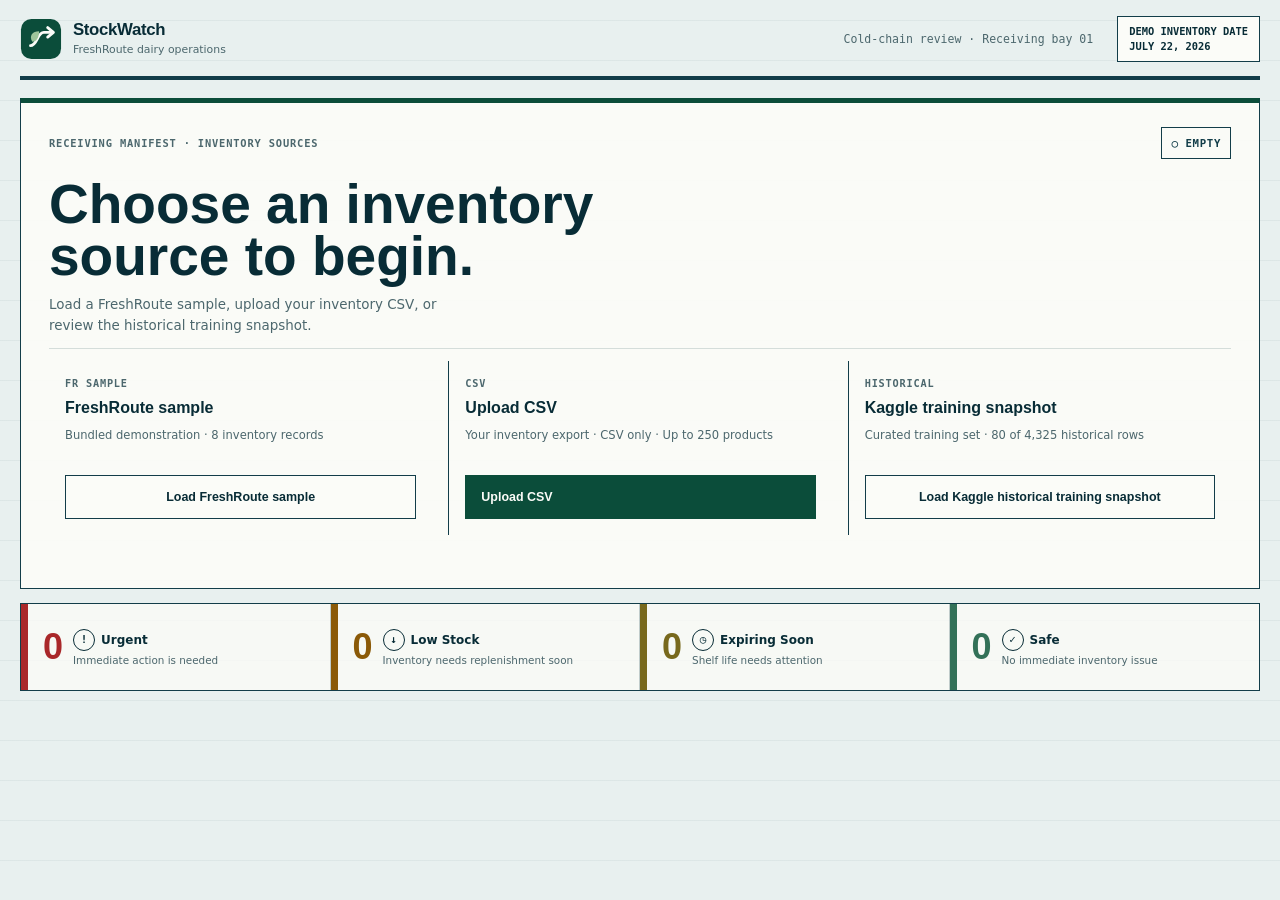
<file: index.html>
<!doctype html>
<html lang="en">
  <head>
    <meta charset="UTF-8" />
    <meta name="viewport" content="width=device-width, initial-scale=1.0" />
    <meta name="description" content="StockWatch inventory attention dashboard" />
    <title>StockWatch</title>
    <link rel="stylesheet" href="styles.css" />
  </head>
  <body>
    <header class="site-header">
      <div class="brand-lockup" aria-label="StockWatch by FreshRoute">
        <svg
          class="brand-mark"
          viewBox="0 0 44 44"
          aria-hidden="true"
          focusable="false"
        >
          <rect x="1" y="1" width="42" height="42" rx="11"></rect>
          <path
            class="brand-route"
            d="M11 29c7 0 7-14 14-14h8"
          ></path>
          <path class="brand-arrow" d="m29 10 6 5-6 5"></path>
          <path
            class="brand-leaf"
            d="M13 25c-4-6 0-11 7-11 0 7-3 11-7 11Z"
          ></path>
        </svg>
        <span class="brand-copy">
          <strong>StockWatch</strong>
          <span>FreshRoute dairy operations</span>
        </span>
      </div>
      <p class="dock-meta">Cold-chain review · Receiving bay 01</p>
      <p class="demo-date">
        <span>Demo inventory date</span>
        <time datetime="2026-07-22">July 22, 2026</time>
      </p>
    </header>

    <main
      class="dashboard"
      id="app"
      aria-busy="true"
    ></main>

    <script type="module" src="script.js"></script>
  </body>
</html>
</file>
<file: styles.css>
:root {
  color-scheme: light;
  --chiller-blue: #123d49;
  --deep-blue: #082c36;
  --freshroute-green: #0b4d3a;
  --freshroute-leaf: #9ec59b;
  --ice-paper: #e8f0ef;
  --milk-white: #fbfcf8;
  --steel: #4c676d;
  --line: #9fb0af;
  --line-soft: #c8d4d2;
  --signal-red: #d9413e;
  --signal-red-dark: #a9282a;
  --signal-red-soft: #fff2ed;
  --warning: #8b5a08;
  --warning-soft: #fff3dc;
  --soon: #78691d;
  --soon-soft: #f8f3d6;
  --safe: #337158;
  --safe-soft: #e7f1eb;
  font-family: "Segoe UI", Aptos, system-ui, sans-serif;
  font-synthesis: none;
  color: var(--deep-blue);
  background: var(--ice-paper);
}

* {
  box-sizing: border-box;
}

body {
  min-height: 100vh;
  margin: 0;
  background:
    repeating-linear-gradient(
      0deg,
      transparent 0 39px,
      rgb(18 61 73 / 0.055) 39px 40px
    ),
    var(--ice-paper);
}

svg {
  display: block;
}

h1,
h2,
h3,
p {
  margin-top: 0;
}

h1,
h2,
h3 {
  font-family: "Bahnschrift SemiCondensed", "Arial Narrow", sans-serif;
  text-wrap: balance;
}

.site-header,
.dashboard {
  width: min(1280px, calc(100% - 40px));
  margin-inline: auto;
}

.site-header {
  display: grid;
  grid-template-columns: 1fr auto auto;
  gap: 24px;
  align-items: center;
  padding: 16px 0 14px;
  border-bottom: 4px solid var(--chiller-blue);
}

.brand-lockup {
  display: inline-flex;
  align-items: center;
  gap: 11px;
  width: fit-content;
}

.brand-mark {
  flex: 0 0 auto;
  width: 42px;
  height: 42px;
}

.brand-mark rect {
  fill: var(--freshroute-green);
}

.brand-route,
.brand-arrow {
  fill: none;
  stroke: var(--milk-white);
  stroke-width: 3;
  stroke-linecap: round;
  stroke-linejoin: round;
}

.brand-leaf {
  fill: var(--freshroute-leaf);
}

.brand-copy,
.brand-copy strong,
.brand-copy > span {
  display: block;
}

.brand-copy strong {
  font: 760 1.05rem/1 "Bahnschrift", "Segoe UI", sans-serif;
  letter-spacing: -0.02em;
}

.brand-copy > span {
  margin-top: 4px;
  color: var(--steel);
  font-size: 0.68rem;
}

.dock-meta,
.demo-date,
.eyebrow,
.case-id,
.card-kicker,
.signal-code,
.inventory-facts dt {
  font-family: "Cascadia Mono", Consolas, monospace;
}

.dock-meta {
  margin: 0;
  color: var(--steel);
  font-size: 0.72rem;
}

.demo-date {
  margin: 0;
  padding: 8px 11px;
  border: 1px solid var(--chiller-blue);
  background: var(--milk-white);
  font-size: 0.65rem;
  font-weight: 700;
  line-height: 1.25;
  text-transform: uppercase;
}

.demo-date span,
.demo-date time {
  display: block;
}

.demo-date time {
  margin-top: 2px;
}

.dashboard {
  padding: 18px 0 72px;
}

.priority-rail {
  display: grid;
  grid-template-columns: repeat(4, minmax(0, 1fr));
  border: 1px solid var(--chiller-blue);
  background: rgb(251 252 248 / 0.78);
}

.rail-item {
  position: relative;
  display: grid;
  grid-template-columns: auto 1fr;
  grid-template-rows: auto auto;
  gap: 3px 10px;
  min-width: 0;
  min-height: 86px;
  align-content: center;
  padding: 13px 15px 12px 22px;
  border-right: 1px solid rgb(18 61 73 / 0.24);
}

.rail-item:last-child {
  border-right: 0;
}

.rail-signal {
  position: absolute;
  inset: 0 auto 0 0;
  width: 7px;
  background: currentColor;
}

.rail-item > strong {
  align-self: center;
  grid-row: 1 / span 2;
  font: 760 2.25rem/1 "Bahnschrift SemiCondensed", "Arial Narrow", sans-serif;
}

.rail-status {
  display: flex;
  align-items: center;
  gap: 6px;
  align-self: end;
  color: var(--deep-blue);
  font-size: 0.75rem;
  font-weight: 750;
}

.rail-item small {
  align-self: start;
  overflow-wrap: anywhere;
  color: var(--steel);
  font-size: 0.65rem;
}

.status-icon {
  display: inline-grid;
  flex: 0 0 22px;
  width: 22px;
  height: 22px;
  place-items: center;
  border: 1px solid currentColor;
  border-radius: 50%;
  font-family: "Cascadia Mono", Consolas, monospace;
  font-size: 0.68rem;
  font-weight: 800;
  line-height: 1;
}

.status-urgent {
  color: var(--signal-red-dark);
}

.status-low-stock {
  color: var(--warning);
}

.status-expiring-soon {
  color: var(--soon);
}

.status-safe {
  color: var(--safe);
}

.board-hero {
  display: grid;
  grid-template-columns: minmax(0, 1.1fr) minmax(330px, 0.9fr);
  gap: 36px;
  align-items: center;
  min-height: 300px;
  margin-top: 14px;
  padding: 32px 38px;
  overflow: hidden;
  color: var(--milk-white);
  background: var(--chiller-blue);
}

.hero-message {
  min-width: 0;
}

.eyebrow,
.card-kicker {
  margin-bottom: 7px;
  color: var(--steel);
  font-size: 0.62rem;
  font-weight: 700;
  letter-spacing: 0.09em;
  text-transform: uppercase;
}

.board-hero .eyebrow {
  color: #d3e1df;
}

.board-hero h1 {
  max-width: 13ch;
  margin-bottom: 20px;
  font-size: clamp(3rem, 5.3vw, 5.25rem);
  font-weight: 740;
  letter-spacing: -0.035em;
  line-height: 0.9;
}

.hero-brief {
  max-width: 47ch;
  margin: 0;
  padding-left: 14px;
  border-left: 5px solid var(--signal-red);
  color: #d8e5e3;
  font-size: 0.84rem;
  line-height: 1.5;
}

.hero-brief strong {
  display: block;
  margin-bottom: 3px;
  color: #fff;
  font: 740 1.08rem/1.2 "Bahnschrift", "Segoe UI", sans-serif;
}

.freshroute-hero-brand {
  display: grid;
  justify-items: center;
  color: var(--freshroute-leaf);
}

.freshroute-hero-mark {
  width: min(11rem, 36vw);
  height: auto;
}

.hero-route,
.hero-arrow {
  fill: none;
  stroke: currentColor;
  stroke-width: 8;
  stroke-linecap: round;
  stroke-linejoin: round;
}

.hero-leaf {
  fill: currentColor;
}

.freshroute-hero-brand > span {
  margin-top: -8px;
  font: 760 clamp(2.7rem, 5vw, 4.9rem)/0.9 "Bahnschrift SemiCondensed", "Arial Narrow", sans-serif;
  letter-spacing: -0.045em;
}

.urgent-board {
  margin-top: 14px;
  border: 1px solid var(--chiller-blue);
  background: rgb(251 252 248 / 0.82);
}

.urgent-header {
  display: grid;
  grid-template-columns: auto 1fr auto;
  gap: 12px;
  align-items: center;
  min-height: 48px;
  padding: 9px 14px;
  color: #fff;
  background: var(--signal-red-dark);
}

.signal-code {
  padding: 4px 6px;
  border: 1px solid rgb(255 255 255 / 0.78);
  font-size: 0.6rem;
}

.urgent-header h2 {
  margin: 0;
  font-size: 1.35rem;
  font-weight: 730;
  line-height: 1;
}

.urgent-header p {
  margin: 0;
  font-family: "Cascadia Mono", Consolas, monospace;
  font-size: 0.62rem;
  font-weight: 650;
  letter-spacing: 0.04em;
}

.urgent-grid {
  display: grid;
  grid-template-columns: repeat(2, minmax(0, 1fr));
}

.product-card {
  min-width: 0;
  padding: 18px;
  color: var(--deep-blue);
  background: rgb(251 252 248 / 0.9);
}

.urgent-grid .product-card {
  border-right: 1px solid rgb(18 61 73 / 0.2);
  border-bottom: 1px solid rgb(18 61 73 / 0.2);
}

.urgent-grid .product-card:nth-child(2n) {
  border-right: 0;
}

.urgent-grid .product-card:nth-last-child(-n + 2) {
  border-bottom: 0;
}

.case-topline {
  display: flex;
  align-items: start;
  justify-content: space-between;
  gap: 12px;
}

.case-id {
  margin: 0;
  color: var(--steel);
  font-size: 0.59rem;
  letter-spacing: 0.03em;
}

.pressure-tag,
.status-label {
  flex: 0 0 auto;
  white-space: nowrap;
}

.pressure-tag {
  padding: 6px 8px;
  color: var(--signal-red-dark);
  border: 1px solid var(--signal-red);
  background: var(--signal-red-soft);
  font: 700 0.62rem/1 "Cascadia Mono", Consolas, monospace;
}

.status-label {
  display: inline-flex;
  align-items: center;
  gap: 6px;
  padding: 4px 7px;
  border: 1px solid currentColor;
  font-size: 0.66rem;
  font-weight: 750;
}

.status-label.status-low-stock {
  background: var(--warning-soft);
}

.status-label.status-expiring-soon {
  background: var(--soon-soft);
}

.status-label.status-safe {
  background: var(--safe-soft);
}

.product-card h3 {
  margin: 10px 0 4px;
  font-size: 1.52rem;
  font-weight: 730;
  letter-spacing: -0.02em;
  line-height: 1;
}

.product-category {
  margin-bottom: 12px;
  color: var(--steel);
  font-size: 0.71rem;
}

.inventory-facts {
  display: grid;
  grid-template-columns: repeat(3, minmax(0, 1fr));
  gap: 6px;
  margin: 0;
}

.inventory-facts div {
  min-width: 0;
  padding-top: 8px;
  border-top: 3px solid var(--line-soft);
}

.inventory-facts .critical-fact {
  border-top-color: currentColor;
}

.inventory-facts dt {
  margin-bottom: 3px;
  color: var(--steel);
  font-size: 0.54rem;
  letter-spacing: 0.03em;
  text-transform: uppercase;
}

.inventory-facts dd {
  margin: 0;
  overflow-wrap: anywhere;
  font: 720 0.82rem/1.3 "Bahnschrift", "Segoe UI", sans-serif;
}

.reason-block {
  margin-top: 12px;
  padding-top: 10px;
  border-top: 1px dashed rgb(18 61 73 / 0.3);
}

.card-kicker {
  margin-bottom: 5px;
}

.reason-list {
  display: flex;
  flex-wrap: wrap;
  gap: 3px 18px;
  margin: 0;
  padding-left: 16px;
  color: #365b63;
  font-size: 0.71rem;
  line-height: 1.4;
}

.reason-safe {
  margin: 0;
  color: #365b63;
  font-size: 0.71rem;
}

.recommended-action {
  display: flex;
  justify-content: space-between;
  gap: 12px;
  margin: 12px 0 0;
  padding-top: 10px;
  border-top: 1px solid rgb(18 61 73 / 0.14);
  color: var(--steel);
  font-size: 0.7rem;
}

.recommended-action strong {
  color: currentColor;
  font-size: 0.72rem;
}

.product-card.status-urgent .recommended-action {
  color: var(--signal-red-dark);
}

.secondary-board {
  display: grid;
  grid-template-columns: repeat(3, minmax(0, 1fr));
  gap: 10px;
  margin-top: 12px;
}

.status-lane {
  min-width: 0;
  border: 1px solid rgb(18 61 73 / 0.42);
  border-top: 5px solid currentColor;
  background: rgb(251 252 248 / 0.72);
}

.lane-header {
  display: flex;
  align-items: end;
  justify-content: space-between;
  gap: 14px;
  padding: 13px 14px 8px;
}

.lane-header .eyebrow {
  margin-bottom: 4px;
}

.lane-header h2 {
  margin: 0;
  color: var(--deep-blue);
  font-size: 1.12rem;
}

.lane-header > strong {
  font: 760 1.8rem/1 "Bahnschrift SemiCondensed", "Arial Narrow", sans-serif;
}

.lane-description {
  margin: 0;
  padding: 0 14px 11px;
  color: var(--steel);
  font-size: 0.68rem;
}

.lane-products {
  border-top: 1px solid rgb(18 61 73 / 0.16);
}

.lane-products .product-card + .product-card {
  border-top: 1px solid rgb(18 61 73 / 0.16);
}

.secondary-board .product-card {
  padding: 14px;
  background: rgb(251 252 248 / 0.64);
}

.secondary-board .product-card h3 {
  font-size: 1.1rem;
}

.secondary-board .inventory-facts {
  grid-template-columns: repeat(2, minmax(0, 1fr));
}

.workspace-skeleton {
  display: grid;
  gap: 14px;
}

.skeleton {
  display: block;
  border: 1px solid var(--line);
  background: linear-gradient(
    90deg,
    #d7e2e0 25%,
    #f2f6f4 50%,
    #d7e2e0 75%
  );
  background-size: 200% 100%;
  animation: loading 1.35s ease-in-out infinite;
}

.skeleton-rail,
.skeleton-card-grid {
  display: grid;
  grid-template-columns: repeat(4, minmax(0, 1fr));
  gap: 10px;
}

.rail-placeholder {
  height: 86px;
}

.hero-placeholder {
  height: 300px;
  background-color: var(--chiller-blue);
}

.board-heading-placeholder {
  height: 48px;
}

.card-placeholder {
  height: 300px;
}

.workspace-error {
  display: grid;
  grid-template-columns: auto 1fr;
  gap: 18px;
  align-items: start;
  margin-top: 28px;
  padding: 28px;
  border: 1px solid var(--chiller-blue);
  background: var(--milk-white);
}

.workspace-error h1 {
  margin-bottom: 8px;
  font-size: clamp(2.1rem, 5vw, 3.7rem);
  line-height: 0.95;
}

.workspace-error p:last-child {
  margin-bottom: 0;
  color: var(--steel);
  line-height: 1.5;
}

.error-mark {
  display: grid;
  width: 44px;
  height: 44px;
  place-items: center;
  color: #fff;
  background: var(--signal-red-dark);
  font-family: "Cascadia Mono", Consolas, monospace;
  font-weight: 800;
}

@keyframes loading {
  to {
    background-position: -200% 0;
  }
}

@media (max-width: 900px) {
  .site-header {
    grid-template-columns: 1fr auto;
  }

  .dock-meta {
    display: none;
  }

  .board-hero {
    grid-template-columns: minmax(0, 1.15fr) minmax(260px, 0.85fr);
    padding-inline: 28px;
  }

  .urgent-grid,
  .secondary-board {
    grid-template-columns: 1fr;
  }

  .urgent-grid .product-card {
    border-right: 0;
    border-bottom: 1px solid rgb(18 61 73 / 0.2);
  }

  .urgent-grid .product-card:nth-last-child(-n + 2) {
    border-bottom: 1px solid rgb(18 61 73 / 0.2);
  }

  .urgent-grid .product-card:last-child {
    border-bottom: 0;
  }

  .secondary-board .inventory-facts {
    grid-template-columns: repeat(3, minmax(0, 1fr));
  }
}

@media (max-width: 640px) {
  .site-header,
  .dashboard {
    width: min(100% - 20px, 1280px);
  }

  .site-header {
    gap: 10px;
    padding-top: 12px;
  }

  .brand-mark {
    width: 38px;
    height: 38px;
  }

  .brand-copy strong {
    font-size: 0.96rem;
  }

  .brand-copy > span {
    font-size: 0.58rem;
  }

  .demo-date {
    font-size: 0.55rem;
  }

  .dashboard {
    padding-top: 12px;
  }

  .priority-rail {
    grid-template-columns: repeat(4, minmax(0, 1fr));
  }

  .rail-item {
    min-height: 70px;
    grid-template-columns: 1fr;
    grid-template-rows: auto auto;
    gap: 2px;
    padding: 9px 5px 8px 12px;
  }

  .rail-item > strong {
    grid-row: auto;
    font-size: 1.55rem;
  }

  .rail-status {
    align-self: start;
    gap: 3px;
    font-size: 0.54rem;
  }

  .rail-status .status-icon {
    display: none;
  }

  .rail-item small {
    display: none;
  }

  .board-hero {
    grid-template-columns: 1fr;
    gap: 18px;
    min-height: 0;
    padding: 24px 18px 20px;
  }

  .board-hero h1 {
    max-width: 12ch;
    margin-bottom: 16px;
    font-size: clamp(2.75rem, 13vw, 4rem);
  }

  .hero-brief {
    font-size: 0.75rem;
  }

  .freshroute-hero-brand {
    grid-template-columns: auto 1fr;
    gap: 10px;
    justify-self: start;
    align-items: center;
  }

  .freshroute-hero-mark {
    width: 64px;
  }

  .freshroute-hero-brand > span {
    margin-top: 0;
    font-size: 2.45rem;
  }

  .urgent-header {
    grid-template-columns: auto 1fr;
    padding-inline: 10px;
  }

  .urgent-header h2 {
    font-size: 1.12rem;
  }

  .urgent-header p {
    display: none;
  }

  .product-card {
    padding: 15px;
  }

  .case-topline {
    align-items: center;
  }

  .pressure-tag {
    font-size: 0.56rem;
  }

  .product-card h3 {
    font-size: 1.35rem;
  }

  .inventory-facts,
  .secondary-board .inventory-facts {
    grid-template-columns: repeat(2, minmax(0, 1fr));
  }

  .recommended-action {
    display: grid;
    gap: 4px;
  }

  .secondary-board {
    gap: 9px;
  }

  .skeleton-rail {
    grid-template-columns: repeat(4, minmax(0, 1fr));
    gap: 4px;
  }

  .skeleton-card-grid {
    grid-template-columns: 1fr;
  }
}

@media (max-width: 350px) {
  .brand-copy > span {
    display: none;
  }

  .demo-date {
    padding-inline: 7px;
  }

  .rail-item {
    padding-left: 10px;
  }

  .rail-status {
    overflow-wrap: anywhere;
  }

  .case-topline {
    display: block;
  }

  .pressure-tag,
  .status-label {
    display: inline-flex;
    margin-top: 8px;
  }
}

@media (prefers-reduced-motion: reduce) {
  .skeleton {
    animation: none;
  }
}

.visually-hidden {
  position: absolute;
  width: 1px;
  height: 1px;
  padding: 0;
  overflow: hidden;
  clip: rect(0 0 0 0);
  white-space: nowrap;
  border: 0;
}

.manifest-dock {
  position: relative;
  margin-bottom: 14px;
  padding: 24px 28px;
  overflow: hidden;
  border: 1px solid var(--chiller-blue);
  border-top: 5px solid var(--freshroute-green);
  background: rgb(251 252 248 / 0.94);
}

.manifest-dock.is-compact { padding: 14px 18px; }
.manifest-dock.is-checking::before {
  position: absolute; top: 0; left: -28%; width: 28%; height: 2px;
  background: var(--freshroute-leaf); content: ''; animation: manifest-scan 1.15s ease-in-out infinite;
}
.manifest-header, .filename-line, .manifest-actions { display: flex; align-items: center; }
.manifest-header { justify-content: space-between; gap: 16px; }
.manifest-kicker, .file-label, .product-count, .state-seal, .manifest-helper, .error-meta {
  font-family: "Cascadia Mono", Consolas, monospace;
}
.manifest-kicker { margin: 0; color: var(--steel); font-size: .65rem; font-weight: 750; letter-spacing: .08em; }
.state-seal { display: inline-flex; min-height: 32px; align-items: center; gap: 7px; padding: 6px 9px; color: var(--chiller-blue); border: 1px solid currentColor; font-size: .67rem; font-weight: 800; letter-spacing: .06em; }
.state-seal.is-active { color: var(--freshroute-green); background: var(--safe-soft); }
.state-seal.is-hold { color: var(--signal-red-dark); background: var(--signal-red-soft); }
.manifest-empty-layout { display: grid; grid-template-columns: minmax(0, 1.4fr) minmax(220px, .6fr); gap: 28px; align-items: end; margin-top: 28px; }
.active-layout { display: grid; grid-template-columns: minmax(0, 1fr) auto; column-gap: 30px; row-gap: 18px; align-items: center; margin-top: 11px; }
.manifest-title { max-width: 18ch; margin: 0; font-size: clamp(2.25rem, 4.3vw, 4rem); line-height: .94; }
.manifest-copy { max-width: 48ch; margin: 13px 0 0; color: var(--steel); font-size: .84rem; line-height: 1.5; }
.manifest-actions { gap: 10px; justify-content: end; }
.manifest-empty-layout .manifest-actions { display: grid; justify-content: stretch; }
.manifest-helper { margin: 9px 0 0; color: var(--steel); font-size: .64rem; line-height: 1.45; }
.action-button { display: inline-grid; min-height: 44px; align-items: center; padding: 10px 15px; border: 1px solid transparent; border-radius: 0; font: 750 .78rem/1 "Bahnschrift", "Segoe UI", sans-serif; cursor: pointer; }
.action-button.primary { color: var(--milk-white); border-color: var(--freshroute-green); background: var(--freshroute-green); }
.action-button.secondary { color: var(--deep-blue); border-color: var(--chiller-blue); background: var(--milk-white); }
.action-button.tertiary { color: var(--deep-blue); background: transparent; }
.action-button:focus-visible { outline: 3px solid var(--deep-blue); outline-offset: 3px; box-shadow: 0 0 0 5px var(--milk-white); }
.action-button:disabled, .action-button[aria-disabled="true"] { cursor: wait; opacity: .58; }
.active-file { min-width: 0; }.file-label { display: block; margin-bottom: 4px; color: var(--steel); font-size: .58rem; font-weight: 750; letter-spacing: .07em; }
.filename-line { min-width: 0; gap: 9px; flex-wrap: wrap; }.filename { min-width: 0; overflow-wrap: anywhere; font: 750 1rem/1.25 "Cascadia Mono", Consolas, monospace; }
.product-count { padding: 4px 7px; color: var(--freshroute-green); border: 1px solid currentColor; background: var(--safe-soft); font-size: .62rem; font-weight: 750; }
.import-status { min-height: 1.35em; margin: 12px 0 0; color: var(--steel); font-size: .76rem; font-weight: 650; line-height: 1.4; }.active-layout + .import-status { padding-top: 9px; border-top: 1px solid rgb(18 61 73 / .16); }
.hold-panel { margin-top: 16px; padding: 16px 18px 18px; border: 1px solid var(--signal-red); border-left-width: 5px; background: rgb(255 242 237 / .96); }.hold-heading { display: grid; grid-template-columns: auto minmax(0, 1fr); gap: 14px; align-items: start; }.hold-panel h2 { margin: 12px 0 0; font-size: clamp(1.3rem, 3vw, 2rem); }.error-list { display: grid; gap: 7px; margin: 14px 0 0; padding: 0; list-style: none; }.error-list li { display: grid; grid-template-columns: minmax(155px, .42fr) minmax(0, 1fr); gap: 12px; padding: 8px 0; border-top: 1px solid rgb(169 40 42 / .24); }.error-meta { overflow-wrap: anywhere; color: var(--signal-red-dark); font-size: .63rem; font-weight: 800; }.error-message { margin: 0; color: var(--deep-blue); font-size: .74rem; line-height: 1.4; }.additional-errors { margin: 10px 0 0; color: var(--signal-red-dark); font: 750 .66rem/1.4 "Cascadia Mono", Consolas, monospace; }
@keyframes manifest-scan { to { transform: translateX(460%); } }
@media (max-width: 640px) { .manifest-dock, .manifest-dock.is-compact { padding: 18px; }.manifest-empty-layout, .active-layout { grid-template-columns: 1fr; gap: 17px; }.manifest-actions { display: grid; width: 100%; justify-content: stretch; }.action-button { width: 100%; text-align: center; }.error-list li { grid-template-columns: 1fr; gap: 4px; } }
@media (max-width: 350px) { .manifest-dock, .manifest-dock.is-compact { padding: 14px; }.state-seal { min-height: 30px; padding-inline: 7px; }.manifest-actions { grid-template-columns: 1fr; }.filename-line { display: grid; justify-items: start; }.hold-heading { grid-template-columns: 1fr; } }
@media (prefers-reduced-motion: reduce) { .manifest-dock.is-checking::before { left: 18px; width: 52px; background: repeating-linear-gradient(90deg, var(--deep-blue) 0 12px, transparent 12px 18px); animation: none; } }

/* Multi-source Receiving Manifest Switchboard */
.manifest-switchboard .manifest-empty-layout,
.manifest-switchboard .active-layout {
  margin-top: 20px;
}

.source-actions-rail {
  display: flex;
  gap: 16px;
  align-items: end;
  margin-top: 12px;
  padding-top: 12px;
  border-top: 1px solid rgb(18 61 73 / 0.16);
}

.source-picker {
  display: grid;
  flex: 1;
  grid-template-columns: repeat(3, minmax(0, 1fr));
  gap: 16px;
  min-width: 0;
  margin: 0;
  padding: 0;
  border: 0;
}

.source-picker legend {
  position: absolute;
  width: 1px;
  height: 1px;
  padding: 0;
  overflow: hidden;
  clip: rect(0 0 0 0);
  white-space: nowrap;
  border: 0;
}

.source-lane {
  display: grid;
  align-content: start;
  gap: 10px;
  min-width: 0;
  padding: 16px;
}

.source-lane + .source-lane { border-left: 1px solid var(--chiller-blue); }
.source-code,
.historical-source-label,
.loading-source,
.historical-context {
  font-family: "Cascadia Mono", Consolas, monospace;
}

.source-code {
  margin: 0;
  color: var(--steel);
  font-size: 0.64rem;
  font-weight: 800;
  letter-spacing: 0.08em;
}

.source-lane h2 {
  margin: 0;
  font-size: 1rem;
  line-height: 1.12;
}

.source-lane > p:not(.source-code) {
  min-height: 2.8em;
  margin: 0;
  color: var(--steel);
  font-size: 0.72rem;
  line-height: 1.4;
}

.source-lane .action-button { margin-top: 6px; }
.manifest-switchboard:has(#inventory-file:focus-visible) label[for="inventory-file"] {
  outline: 3px solid var(--deep-blue);
  outline-offset: 3px;
  box-shadow: 0 0 0 5px var(--milk-white);
}
.retry-action {
  color: var(--milk-white);
  border-color: var(--chiller-blue);
  background: var(--chiller-blue);
}
.source-actions-rail > .clear-action {
  min-height: 44px;
  padding-inline: 16px;
  border-left: 1px solid rgb(18 61 73 / 0.2);
}

.active-source { min-width: 0; }
.historical-source-label {
  margin: 8px 0 0;
  color: var(--deep-blue);
  font-size: 0.7rem;
  font-weight: 800;
  line-height: 1.4;
}

.loading-source {
  display: grid;
  gap: 3px;
  margin: 10px 0 0;
  color: var(--steel);
  font-size: 0.68rem;
  line-height: 1.4;
}
.loading-source span { font-weight: 800; letter-spacing: 0.07em; }

.source-status {
  min-height: 1.4em;
  margin-top: 12px;
  color: var(--steel);
  font-size: 0.76rem;
  font-weight: 650;
  line-height: 1.45;
}

.exclusion-note {
  margin: 9px 0 0;
  padding-top: 9px;
  border-top: 1px solid rgb(76 103 109 / 0.35);
  color: var(--steel);
}

.hold-actions,
.hold-recovery {
  display: flex;
  flex-wrap: wrap;
  gap: 12px;
  align-items: center;
  margin-top: 16px;
}
.hold-recovery .manifest-helper { margin: 0; }

.historical-context {
  margin: 9px 0 0;
  color: var(--steel);
  font-size: 0.68rem;
  line-height: 1.4;
  overflow-wrap: anywhere;
}

@media (max-width: 640px) {
  .source-actions-rail {
    display: grid;
    gap: 12px;
  }

  .source-picker {
    grid-template-columns: 1fr;
    gap: 0;
  }

  .source-lane {
    gap: 9px;
    padding: 16px 0;
  }

  .source-lane + .source-lane {
    border-top: 1px solid var(--chiller-blue);
    border-left: 0;
  }

  .source-lane > p:not(.source-code) { min-height: 0; }
  .source-actions-rail > .clear-action {
    width: 100%;
    border-top: 1px solid rgb(18 61 73 / 0.2);
    border-left: 0;
  }
  .hold-actions,
  .hold-recovery { display: grid; }
  .hold-actions .action-button,
  .hold-recovery .action-button { width: 100%; }
}

@media (max-width: 350px) {
  .source-actions-rail { gap: 10px; }
  .source-lane { padding-block: 14px; }
  .source-lane .action-button { min-height: 44px; }
}
</file>
